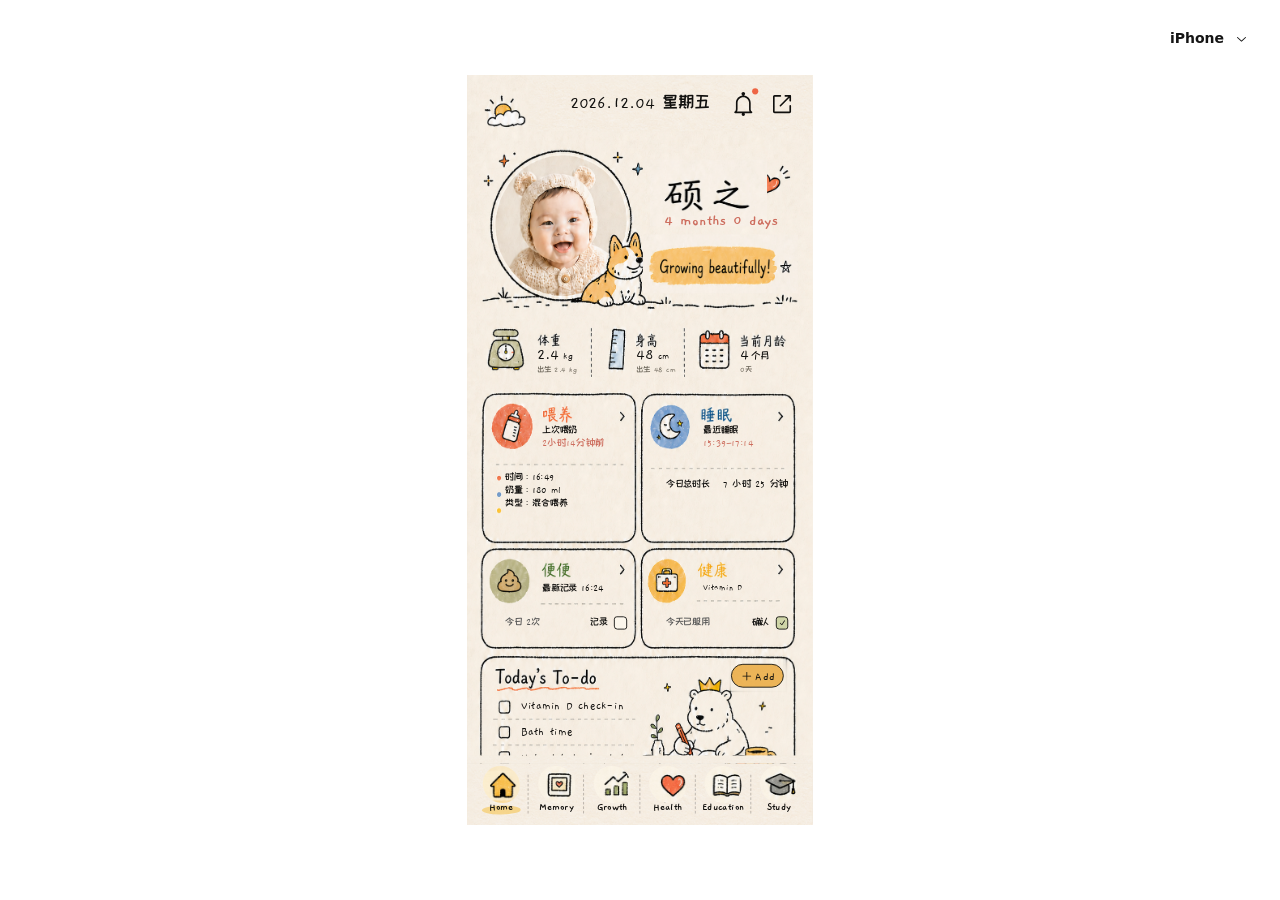
<file: index.html>
<!doctype html>
<html lang="zh-CN">
  <head>
    <meta charset="UTF-8" />
    <meta
      name="viewport"
      content="width=device-width, initial-scale=1, maximum-scale=1, viewport-fit=cover"
    />
    <meta name="theme-color" content="#f6f0e2" />
    <meta
      name="description"
      content="记录宝宝成长、健康、记忆、早教与学习的温暖家庭工作台。"
    />
    <meta name="mobile-web-app-capable" content="yes" />
    <meta name="apple-mobile-web-app-capable" content="yes" />
    <meta name="apple-mobile-web-app-status-bar-style" content="black-translucent" />
    <meta name="apple-mobile-web-app-title" content="Little Steps" />
    <link rel="manifest" href="/manifest.webmanifest" />
    <link rel="apple-touch-icon" href="/assets/app-icons/app-icon-baby-180-v1.png" />
    <link
      rel="icon"
      type="image/png"
      sizes="192x192"
      href="/assets/app-icons/app-icon-baby-192-v1.png"
    />
    <title>Little Steps · 婴儿成长工作台</title>
    <script type="module" crossorigin src="/assets/index-CqedVUpt.js"></script>
    <link rel="stylesheet" crossorigin href="/assets/index-B74T6sgc.css">
  </head>
  <body>
    <div id="root"></div>
    <script>
      if ("serviceWorker" in navigator) {
        window.addEventListener("load", () => {
          navigator.serviceWorker.register("/sw.js").catch(() => undefined);
        });
      }
    </script>
  </body>
</html>
</file>
